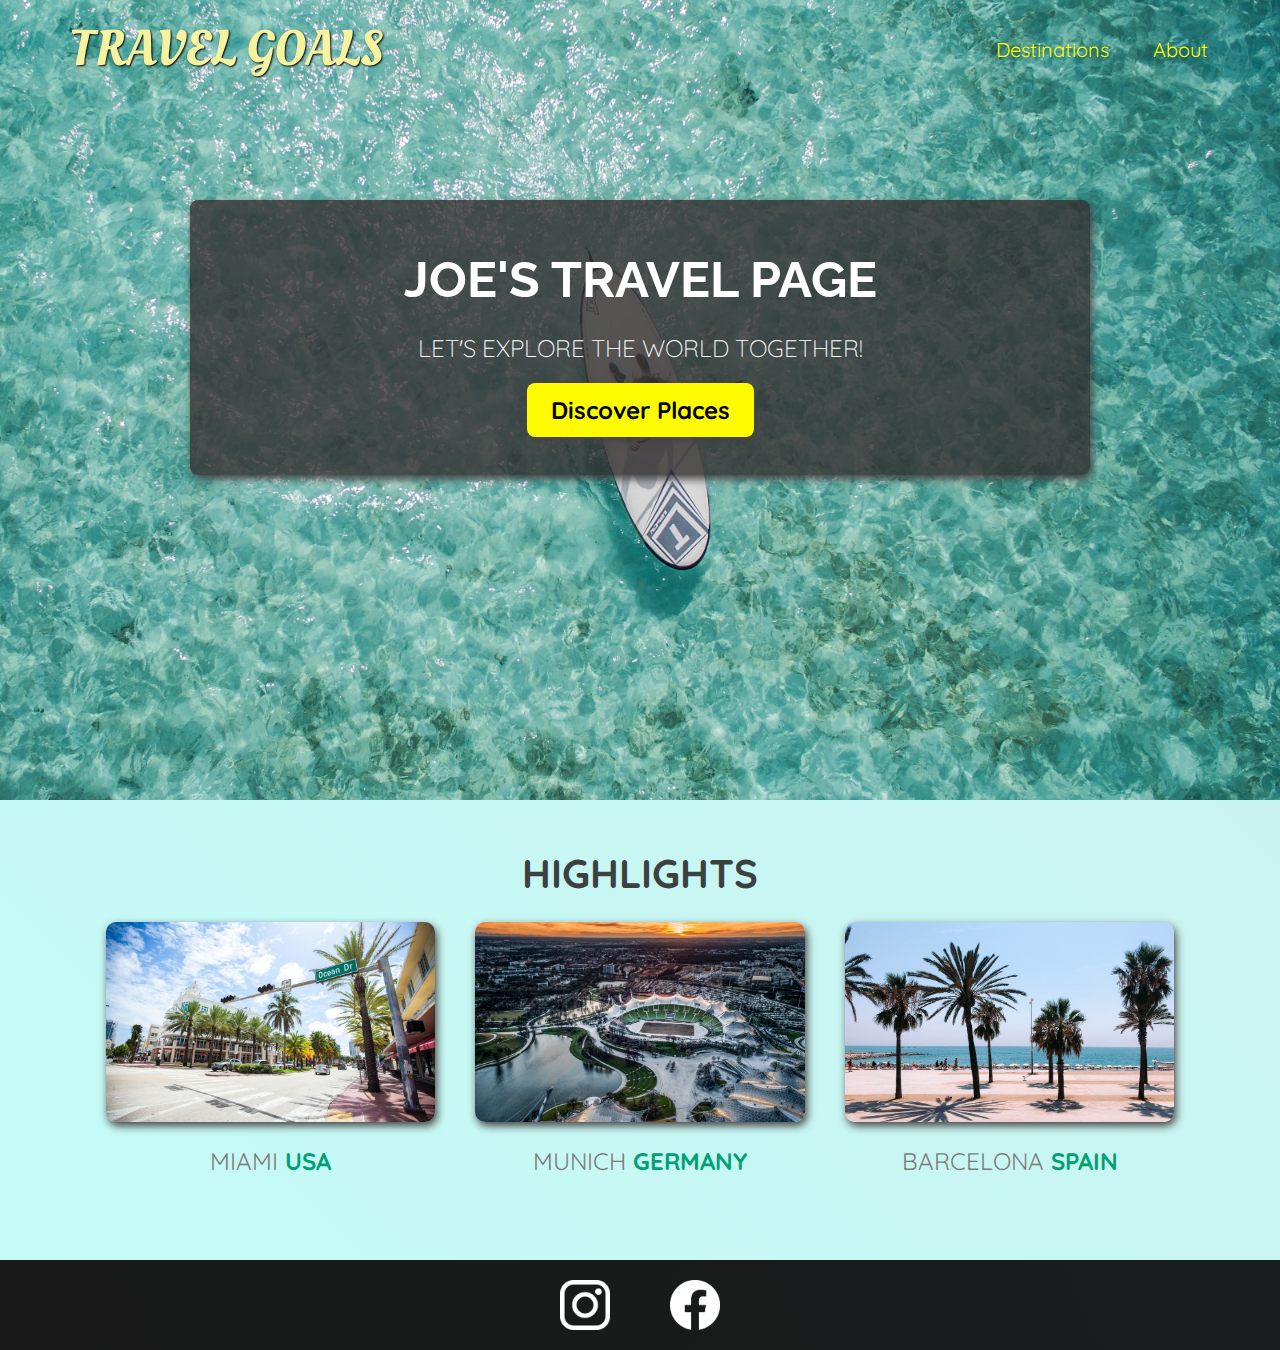
<file: index.html>
<!DOCTYPE html>
<html lang="en">
  <head>
    <meta charset="UTF-8" />
    <link rel="preconnect" href="https://fonts.googleapis.com" />
    <link rel="preconnect" href="https://fonts.gstatic.com" crossorigin />
    <link
      href="https://fonts.googleapis.com/css2?family=Raleway:wght@700&family=Oleo+Script:wght@700&family=Quicksand:wght@300;500;700&display=swap"
      rel="stylesheet"
    />
    <link rel="stylesheet" href="shared.css" />
    <link rel="stylesheet" href="styles.css" />
    <title>Travel Goals</title>
  </head>
  <body>
    <header>
      <div id="page-logo">
        <a href="/">Travel Goals</a>
      </div>
      <nav>
        <ul>
          <li>
            <a href="/places.html">Destinations</a>
          </li>
          <li>
            <a href="">About</a>
          </li>
        </ul>
      </nav>
    </header>
    <main>
      <section id="hero">
        <div id="hero-content">
          <h1>Joe's Travel Page</h1>
          <p>Let's explore the world together!</p>
          <a href="/places.html">Discover Places</a>
        </div>
      </section>
      <section id="highlights">
        <h2>Highlights</h2>
        <ul id="destinations">
          <li class="destination">
            <img src="/images/places/miami.jpg" alt="Miami street on sunny day">
            <p>Miami <strong>USA</strong></p>
          </li>
          <li class="destination">
            <img src="/images/places/munich.jpg" alt="Munich football stadium in winter">
            <p>Munich <strong>Germany</strong></p>
          </li>
          <li class="destination">
            <img src="/images/places/barcelona.jpg" alt="Palm beach in Barcelona">
            <p>Barcelona <strong>Spain</strong></p>
          </li>
        </ul>
      </section>
    </main>
    <footer>
      <ul>
        <li>
          <a href="https://www.instagram.com">
            <img src="/images/icons/insta.png" alt="Instagram logo">
          </a>
        </li>
        <li>
          <a href="https://www.facebook.com">
            <img src="/images/icons/facebook.png" alt="Facebook logo">
          </a>
        </li>
      </ul>
    </footer>
  </body>
</html>
</file>
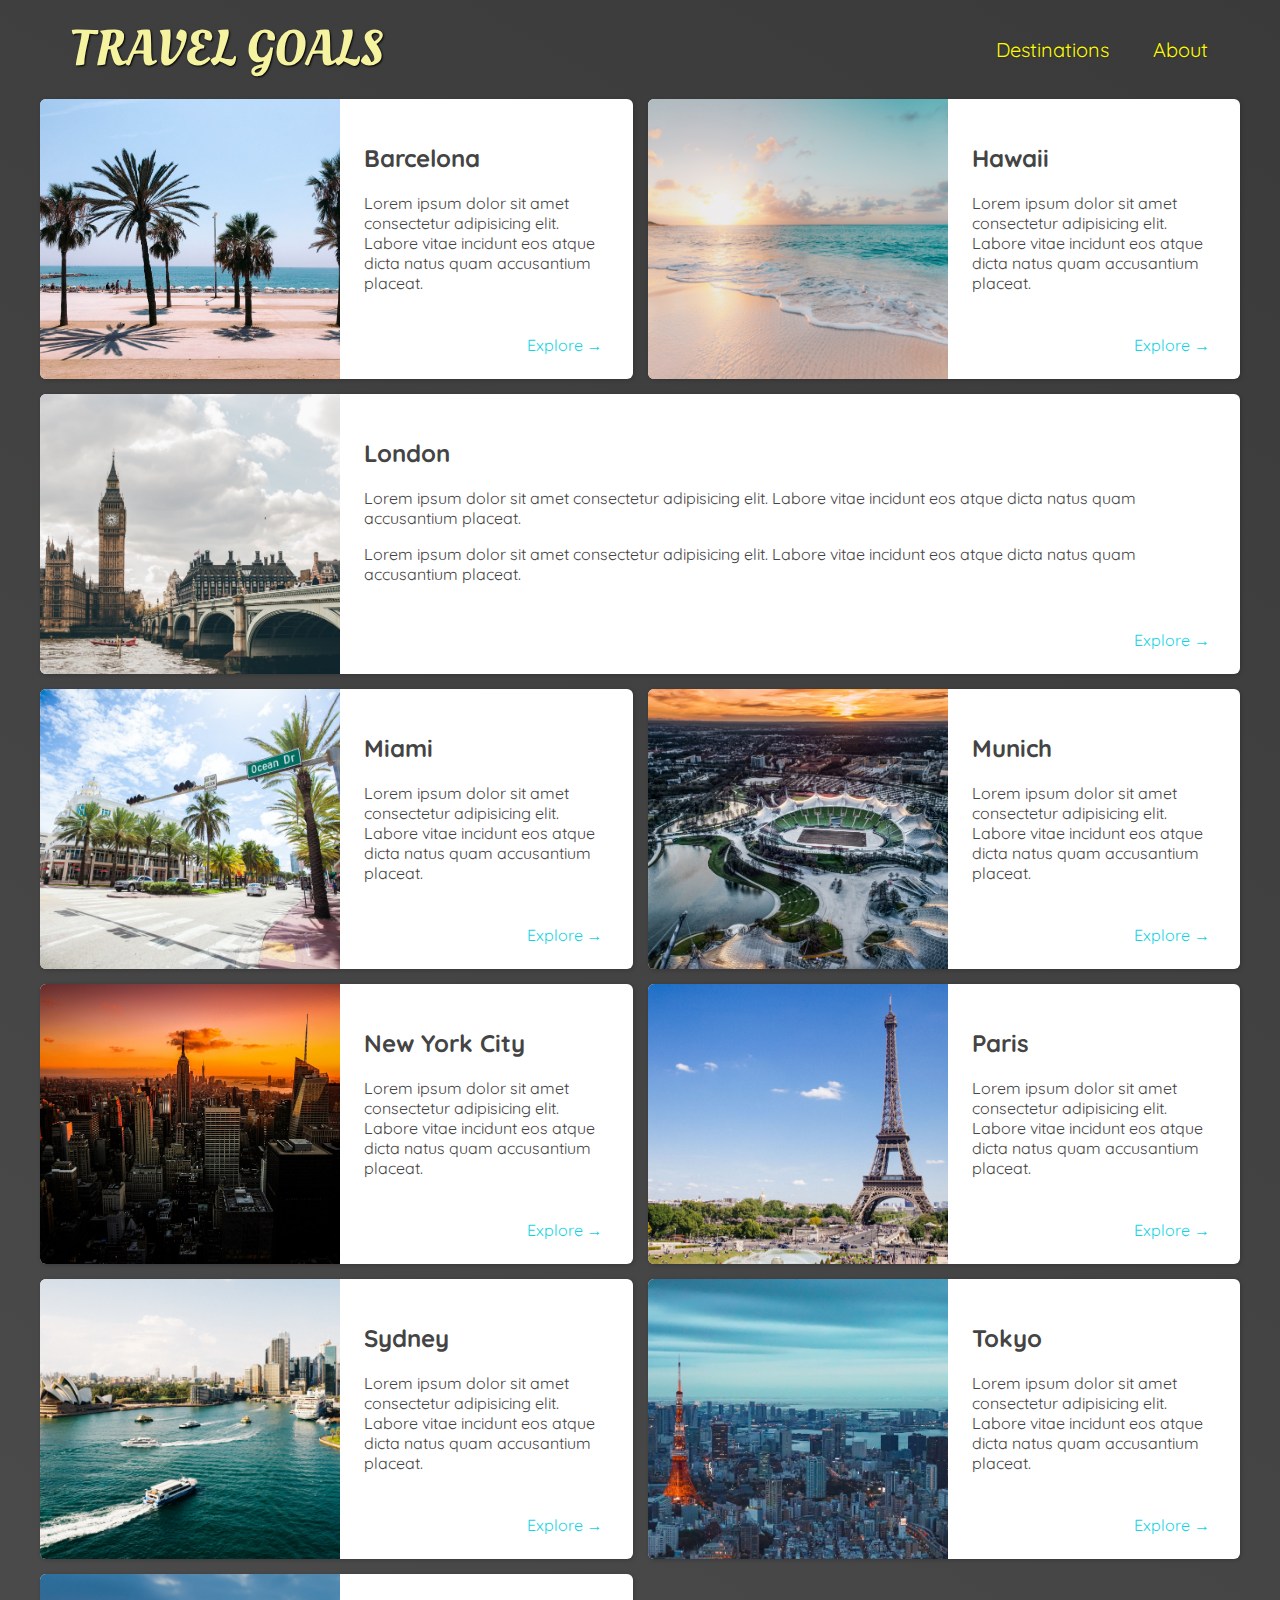
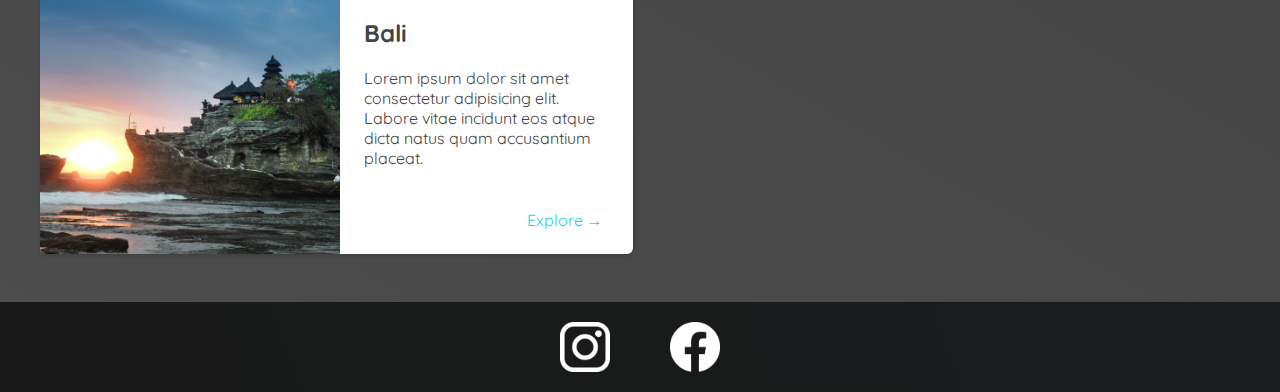
<file: places.html>
<!DOCTYPE html>
<html lang="en">
<head>
    <meta charset="UTF-8" />
    <link rel="preconnect" href="https://fonts.googleapis.com" />
    <link rel="preconnect" href="https://fonts.gstatic.com" crossorigin />
    <link
      href="https://fonts.googleapis.com/css2?family=Raleway:wght@700&family=Oleo+Script:wght@700&family=Quicksand:wght@300;500;700&display=swap"
      rel="stylesheet"
    />
    <link rel="stylesheet" href="shared.css" />
    <link rel="stylesheet" href="/places.css" />
    <title>Travel Goals</title>
</head>
<body>
    <header>
        <div id="page-logo">
          <a href="/">Travel Goals</a>
        </div>
        <nav>
          <ul>
            <li>
              <a href="/places.html">Destinations</a>
            </li>
            <li>
              <a href="">About</a>
            </li>
          </ul>
        </nav>
      </header>
      <main>
        <ul>
          <li>
            <img src="images/places/barcelona.jpg" alt="City of Barcelona" />
            <div class="item-content">
              <div>
                <h2>Barcelona</h2>
                <p>
                  Lorem ipsum dolor sit amet consectetur adipisicing elit. Labore
                  vitae incidunt eos atque dicta natus quam accusantium placeat.
                </p>
              </div>
              <div class="actions">
                <a href="https://en.wikipedia.org/wiki/Barcelona">Explore &#x2192</a>
              </div>
            </div>
          </li>
          <li>
            <img src="images/places/hawaii.jpg" alt="Hawaii beach" />
            <div class="item-content">
              <div>
                <h2>Hawaii</h2>
                <p>
                  Lorem ipsum dolor sit amet consectetur adipisicing elit. Labore
                  vitae incidunt eos atque dicta natus quam accusantium placeat.
                </p>
              </div>
              <div class="actions">
                <a href="hhttps://en.wikipedia.org/wiki/Hawaii">Explore &#x2192</a>
              </div>
            </div>
          </li>
          <li>
            <img src="images/places/london.jpg" alt="London city" />
            <div class="item-content">
              <div>
                <h2>London</h2>
                <p>
                  Lorem ipsum dolor sit amet consectetur adipisicing elit. Labore
                  vitae incidunt eos atque dicta natus quam accusantium placeat.
                </p>
                <p>
                  Lorem ipsum dolor sit amet consectetur adipisicing elit. Labore
                  vitae incidunt eos atque dicta natus quam accusantium placeat.
                </p>
              </div>
              <div class="actions">
                <a href="https://en.wikipedia.org/wiki/London">Explore &#x2192</a>
              </div>
            </div>
          </li>
          <li>
            <img src="images/places/miami.jpg" alt="Miami streets" />
            <div class="item-content">
              <div>
                <h2>Miami</h2>
                <p>
                  Lorem ipsum dolor sit amet consectetur adipisicing elit. Labore
                  vitae incidunt eos atque dicta natus quam accusantium placeat.
                </p>
              </div>
              <div class="actions">
                <a href="https://en.wikipedia.org/wiki/Miami">Explore &#x2192</a>
              </div>
            </div>
          </li>
          <li>
            <img src="images/places/munich.jpg" alt="Munich football stadium" />
            <div class="item-content">
              <div>
                <h2>Munich</h2>
                <p>
                  Lorem ipsum dolor sit amet consectetur adipisicing elit. Labore
                  vitae incidunt eos atque dicta natus quam accusantium placeat.
                </p>
              </div>
              <div class="actions">
                <a href="https://en.wikipedia.org/wiki/Munich">Explore &#x2192</a>
              </div>
            </div>
          </li>
          <li>
            <img src="images/places/new-york-city.jpg" alt="New York City skyline" />
            <div class="item-content">
              <div>
                <h2>New York City</h2>
                <p>
                  Lorem ipsum dolor sit amet consectetur adipisicing elit. Labore
                  vitae incidunt eos atque dicta natus quam accusantium placeat.
                </p>
              </div>
              <div class="actions">
                <a href="https://en.wikipedia.org/wiki/New_York_City"
                  >Explore &#x2192</a
                >
              </div>
            </div>
          </li>
          <li>
            <img src="images/places/paris.jpg" alt="Paris city" />
            <div class="item-content">
              <div>
                <h2>Paris</h2>
                <p>
                  Lorem ipsum dolor sit amet consectetur adipisicing elit. Labore
                  vitae incidunt eos atque dicta natus quam accusantium placeat.
                </p>
              </div>
              <div class="actions">
                <a href="https://en.wikipedia.org/wiki/Paris">Explore &#x2192</a>
              </div>
            </div>
          </li>
          <li>
            <img src="images/places/sydney.jpg" alt="Sydney beach" />
            <div class="item-content">
              <div>
                <h2>Sydney</h2>
                <p>
                  Lorem ipsum dolor sit amet consectetur adipisicing elit. Labore
                  vitae incidunt eos atque dicta natus quam accusantium placeat.
                </p>
              </div>
              <div class="actions">
                <a href="https://en.wikipedia.org/wiki/Sydney">Explore &#x2192</a>
              </div>
            </div>
          </li>
          <li>
            <img src="images/places/tokyo.jpg" alt="Tokyo skyline" />
            <div class="item-content">
              <div>
                <h2>Tokyo</h2>
                <p>
                  Lorem ipsum dolor sit amet consectetur adipisicing elit. Labore
                  vitae incidunt eos atque dicta natus quam accusantium placeat.
                </p>
              </div>
              <div class="actions">
                <a href="https://en.wikipedia.org/wiki/Tokyo">Explore &#x2192</a>
              </div>
            </div>
          </li>
          <li>
            <img src="images/places/bali.jpg" alt="Bali beach" />
            <div class="item-content">
              <div>
                <h2>Bali</h2>
                <p>
                  Lorem ipsum dolor sit amet consectetur adipisicing elit. Labore
                  vitae incidunt eos atque dicta natus quam accusantium placeat.
                </p>
              </div>
              <div class="actions">
                <a href="https://en.wikipedia.org/wiki/Bali">Explore &#x2192</a>
              </div>
            </div>
          </li>
        </ul>
      </main>
      <footer>
        <ul>
            <li>
              <a href="https://www.instagram.com">
                <img src="/images/icons/insta.png" alt="Instagram logo">
              </a>
            </li>
            <li>
              <a href="https://www.facebook.com">
                <img src="/images/icons/facebook.png" alt="Facebook logo">
              </a>
            </li>
          </ul>
        </footer>
      </footer>
</body>
</html>
</file>
<file: shared.css>
body {
    font-family: 'Quicksand', sans-serif;
    margin: 0;
}

ul {
    list-style: none;
    margin: 0;
    padding: 0;
}

header {
    display: flex;
    flex-direction: row;
    justify-content: space-between;
    align-items: center;
    padding: 15px 60px;
    position: absolute;
    width: 100%;
    box-sizing: border-box;
}

#page-logo a {
    padding: 10px;
    font-family: 'Oleo Script', sans-serif;
    color: rgb(245, 243, 160);
    font-size: 50px;
    text-decoration: none;
    text-transform: uppercase;
    text-shadow: 1px 1px 2px rgb(0, 0, 0);
}

header ul {
    display: flex;
}

header li {
    margin-left: 20px;
}

header li a {
    text-decoration: none;
    color: rgb(255, 251, 0);
    font-size: 20px;
    padding: 12px;
    text-shadow: 1px 1px 2px rgba(0, 0, 0, 0.2);
    border-radius: 6px;
}

header li a:hover {
    background-color: rgb(255, 251, 0);
    color: rgb(77, 77, 77);
}

footer {
    background: linear-gradient(70deg, rgb(24, 24, 24), rgb(25, 29, 29));
    padding: 20px 0;
}

footer ul {
    display: flex;
   justify-content: center;
}

footer li {
    width: 50px;
    height: 50px;
    margin: 0 30px;
}

footer img {
    width: 100%;
    height: 100%;
}
</file>
<file: styles.css>
#hero {
    height: 800px;
    background-image: url('/images/places/ocean.jpg');
    background-position: center;
    background-size: cover;
}

#hero-content {
    width: 900px;
    background-color: rgba(51, 47, 47, 0.8);
    box-shadow: 2px 4px 8px rgb(68, 67, 67);
    border-radius: 8px;
    text-align: center;
    padding: 50px 0;
    margin: 0 auto;
    position: relative;
    top: 200px;
}

#hero-content h1 {
    color: white;
    text-transform: uppercase;
    font-size: 50px;
    font-family: 'Raleway', sans-serif;
    margin: 0;
}

#hero-content p {
    color: white;
    text-transform: uppercase;
    font-size: 24px;
    font-weight: 300;
    margin-bottom: 32px;
}

#hero-content a {
    text-decoration: none;
    background-color: rgb(255, 251, 0);
    padding: 12px 24px;
    color: black;
    font-size: 24px;
    font-weight: bold;
    border-radius: 8px;
    box-shadow: 2px 4px 8px rgb(68, 67, 67);
}

#hero-content a:hover {
    background-color: rgb(255, 238, 0);
}

#highlights {
    padding: 24px;
    background: linear-gradient(45deg, rgb(196, 251, 247), rgb(202, 243, 240));
}

#highlights h2 {
    text-transform: uppercase;
    text-align: center;
    font-size: 40px;
    color: rgb(59, 65, 64);
    margin: 24px 0;
}

#destinations {
    display: flex;
    width: 90%;
    margin: auto;
    margin-bottom: 40px;
    justify-content: center;
}

.destination {
    width: 33%;
    margin: 0 20px;
    text-transform: uppercase;
}

.destination p {
    text-align: center;
    font-size: 24px;
    color: rgb(124, 123, 123);
    margin: 20px 0;
}

.destination strong {
    color: rgb(0, 160, 117);
}

.destination img {
   height: 200px; 
   width: 100%;
   box-shadow: 2px 4px 8px rgb(68, 67, 67);
   border-radius: 10px;
   object-fit: cover;
}
</file>
<file: places.css>
body {
    background: linear-gradient(30deg, rgb(77, 77, 77), rgb(58, 58, 58));
    color: rgb(68, 68, 68);
}

header {
    position: static;
}

main ul {
    width: 1200px;
    margin: 0 auto 48px;
    display: grid;
    grid-template-columns: 1fr 1fr;
    gap: 15px 15px;
}

main li {
    display: flex;
    background-color: white;
    box-shadow: 1px 1px 4px rgba(0, 0, 0, 0.2);
    border-radius: 6px;
    overflow: hidden;
}

li:nth-of-type(3) {
    grid-column: 1 / span 2;
}

main li img {
    width: 300px;
    height: 280px;
    object-fit: cover;
}

.item-content {
    padding: 24px;
    display: flex;
    flex-direction: column;
    justify-content: space-between;
}

.actions {
    text-align: right;
}

.actions a {
    text-decoration: none;
    padding: 6px;
    color: rgb(22, 211, 228);
    border-radius: 5px;
}

.actions a:hover {
    background-color: rgb(235, 253, 255);
}
</file>
